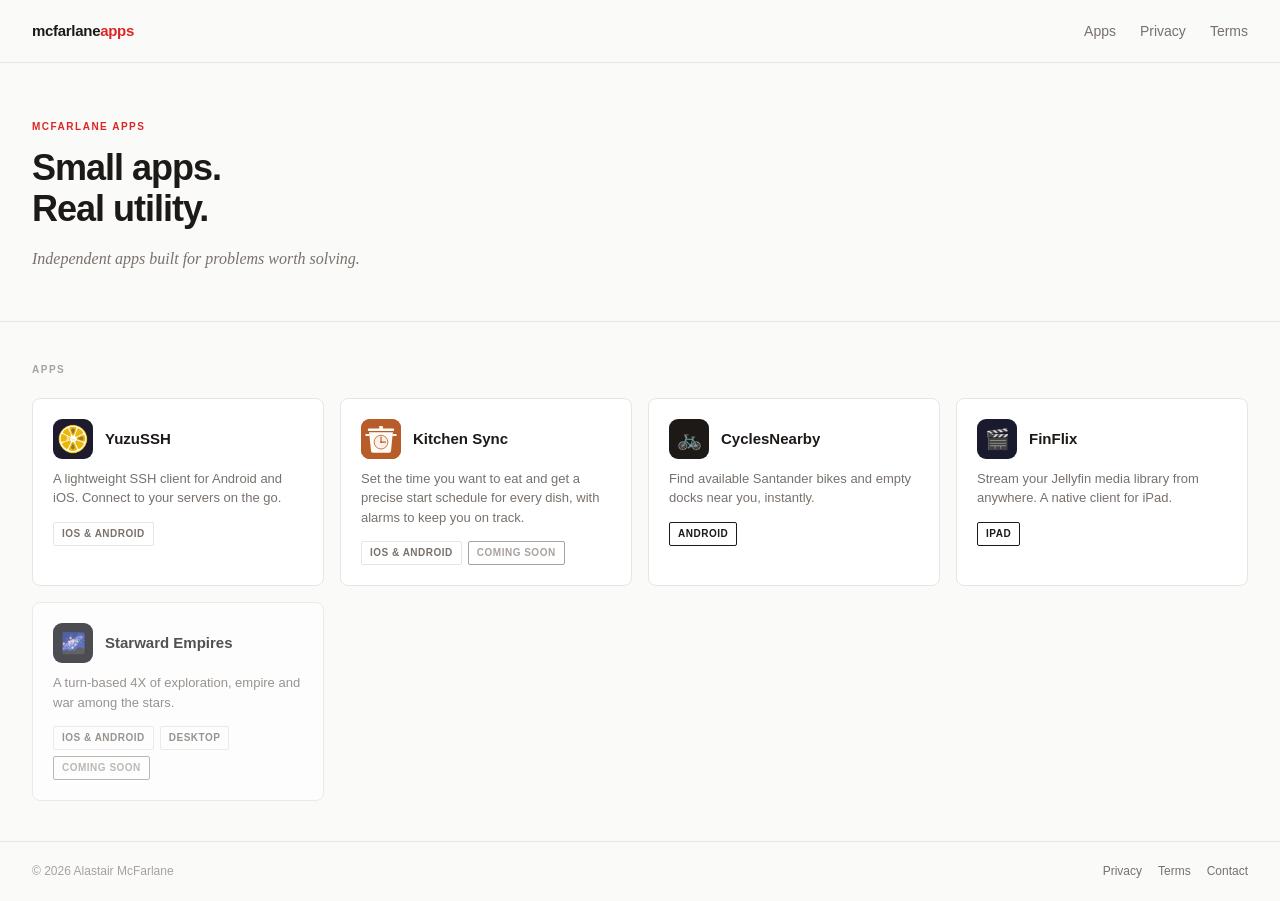
<file: index.html>
<!DOCTYPE html>
<html lang="en">
<head>
  <meta charset="UTF-8">
  <meta name="viewport" content="width=device-width, initial-scale=1.0">
  <meta name="description" content="McFarlane Apps — small apps built for real problems.">
  <title>McFarlane Apps</title>
  <meta property="og:type" content="website">
  <meta property="og:url" content="https://mcfarlaneapps.co.uk/">
  <meta property="og:title" content="McFarlane Apps">
  <meta property="og:description" content="Small apps built for real problems.">
  <meta property="og:image" content="https://mcfarlaneapps.co.uk/og-image.png">
  <meta name="twitter:card" content="summary_large_image">
  <link rel="icon" type="image/png" sizes="32x32" href="favicon-32.png">
  <link rel="icon" type="image/png" sizes="16x16" href="favicon-16.png">
  <link rel="icon" href="favicon.ico" sizes="any">
  <link rel="apple-touch-icon" href="apple-touch-icon.png">
  <link rel="stylesheet" href="style.css">
  <script type="application/ld+json">
{
  "@context": "https://schema.org",
  "@graph": [
    {
      "@type": "Organization",
      "@id": "https://mcfarlaneapps.co.uk/#org",
      "name": "McFarlane Apps",
      "url": "https://mcfarlaneapps.co.uk/",
      "logo": "https://mcfarlaneapps.co.uk/branding/icon-512.png",
      "founder": {
        "@type": "Person",
        "name": "Alastair McFarlane"
      },
      "email": "contact@mcfarlaneapps.co.uk"
    },
    {
      "@type": "WebSite",
      "@id": "https://mcfarlaneapps.co.uk/#website",
      "url": "https://mcfarlaneapps.co.uk/",
      "name": "McFarlane Apps",
      "publisher": {
        "@id": "https://mcfarlaneapps.co.uk/#org"
      },
      "description": "Small apps built for real problems."
    },
    {
      "@type": "ItemList",
      "itemListElement": [
        {
          "@type": "ListItem",
          "position": 1,
          "item": {
            "@type": "SoftwareApplication",
            "name": "YuzuSSH",
            "url": "https://mcfarlaneapps.co.uk/yuzussh/",
            "operatingSystem": "Android, iOS"
          }
        },
        {
          "@type": "ListItem",
          "position": 2,
          "item": {
            "@type": "SoftwareApplication",
            "name": "Kitchen Sync",
            "url": "https://kitchensync.mcfarlaneapps.co.uk/",
            "operatingSystem": "iOS, Android",
            "applicationCategory": "LifestyleApplication"
          }
        },
        {
          "@type": "ListItem",
          "position": 3,
          "item": {
            "@type": "SoftwareApplication",
            "name": "CyclesNearby",
            "url": "https://mcfarlaneapps.co.uk/cyclesnearby/",
            "operatingSystem": "Android"
          }
        },
        {
          "@type": "ListItem",
          "position": 4,
          "item": {
            "@type": "SoftwareApplication",
            "name": "FinFlix",
            "url": "https://mcfarlaneapps.co.uk/finflix/",
            "operatingSystem": "iOS"
          }
        },
        {
          "@type": "ListItem",
          "position": 5,
          "item": {
            "@type": "VideoGame",
            "name": "Starward Empires",
            "url": "https://mcfarlaneapps.co.uk/starward/",
            "operatingSystem": "Windows, macOS, Linux, iOS, Android",
            "applicationCategory": "GameApplication"
          }
        }
      ]
    }
  ]
}
  </script>
</head>
<body>
  <nav>
    <a href="index.html" class="brand">mcfarlane<span>apps</span></a>
    <ul class="nav-links">
      <li><a href="index.html#apps">Apps</a></li>
      <li><a href="privacy.html">Privacy</a></li>
      <li><a href="terms.html">Terms</a></li>
    </ul>
  </nav>

  <main>
    <section class="hero">
      <p class="eyebrow">McFarlane Apps</p>
      <h1>Small apps.<br>Real utility.</h1>
      <p class="subtitle">Independent apps built for problems worth solving.</p>
    </section>

    <section class="apps-section" id="apps">
      <p class="section-label">Apps</p>
      <div class="app-grid">

        <a href="yuzussh/index.html" class="app-card">
          <div class="app-card-header">
            <div class="app-icon" style="background:#1e1b2e;"><img src="yuzussh/assets/icon.webp" alt="" width="30" height="30"></div>
            <div class="app-name">YuzuSSH</div>
          </div>
          <p class="app-tagline">A lightweight SSH client for Android and iOS. Connect to your servers on the go.</p>
          <div class="badges">
            <span class="badge">iOS &amp; Android</span>
          </div>
        </a>

        <a href="https://kitchensync.mcfarlaneapps.co.uk/" class="app-card">
          <div class="app-card-header">
            <div class="app-icon" style="background:#B85C2A;"><img src="kitchensync/assets/icon.svg" alt="" width="40" height="40"></div>
            <div class="app-name">Kitchen Sync</div>
          </div>
          <p class="app-tagline">Set the time you want to eat and get a precise start schedule for every dish, with alarms to keep you on track.</p>
          <div class="badges">
            <span class="badge">iOS &amp; Android</span>
            <span class="badge badge-soon">Coming soon</span>
          </div>
        </a>

        <a href="cyclesnearby/index.html" class="app-card">
          <div class="app-card-header">
            <div class="app-icon">🚲</div>
            <div class="app-name">CyclesNearby</div>
          </div>
          <p class="app-tagline">Find available Santander bikes and empty docks near you, instantly.</p>
          <div class="badges">
            <span class="badge badge-dark">Android</span>
          </div>
        </a>

        <a href="finflix/index.html" class="app-card">
          <div class="app-card-header">
            <div class="app-icon" style="background:#1a1a2e;">🎬</div>
            <div class="app-name">FinFlix</div>
          </div>
          <p class="app-tagline">Stream your Jellyfin media library from anywhere. A native client for iPad.</p>
          <div class="badges">
            <span class="badge badge-dark">iPad</span>
          </div>
        </a>

        <div class="app-card app-card-disabled" aria-disabled="true">
          <div class="app-card-header">
            <div class="app-icon" style="background:#12141C;">🌌</div>
            <div class="app-name">Starward Empires</div>
          </div>
          <p class="app-tagline">A turn-based 4X of exploration, empire and war among the stars.</p>
          <div class="badges">
            <span class="badge">iOS &amp; Android</span>
            <span class="badge">Desktop</span>
            <span class="badge badge-soon">Coming soon</span>
          </div>
        </div>

      </div>
    </section>
  </main>

  <footer>
    <span>© 2026 Alastair McFarlane</span>
    <div class="footer-links">
      <a href="privacy.html">Privacy</a>
      <a href="terms.html">Terms</a>
      <a href="mailto:privacy@mcfarlaneapps.co.uk">Contact</a>
    </div>
  </footer>
</body>
</html>
</file>
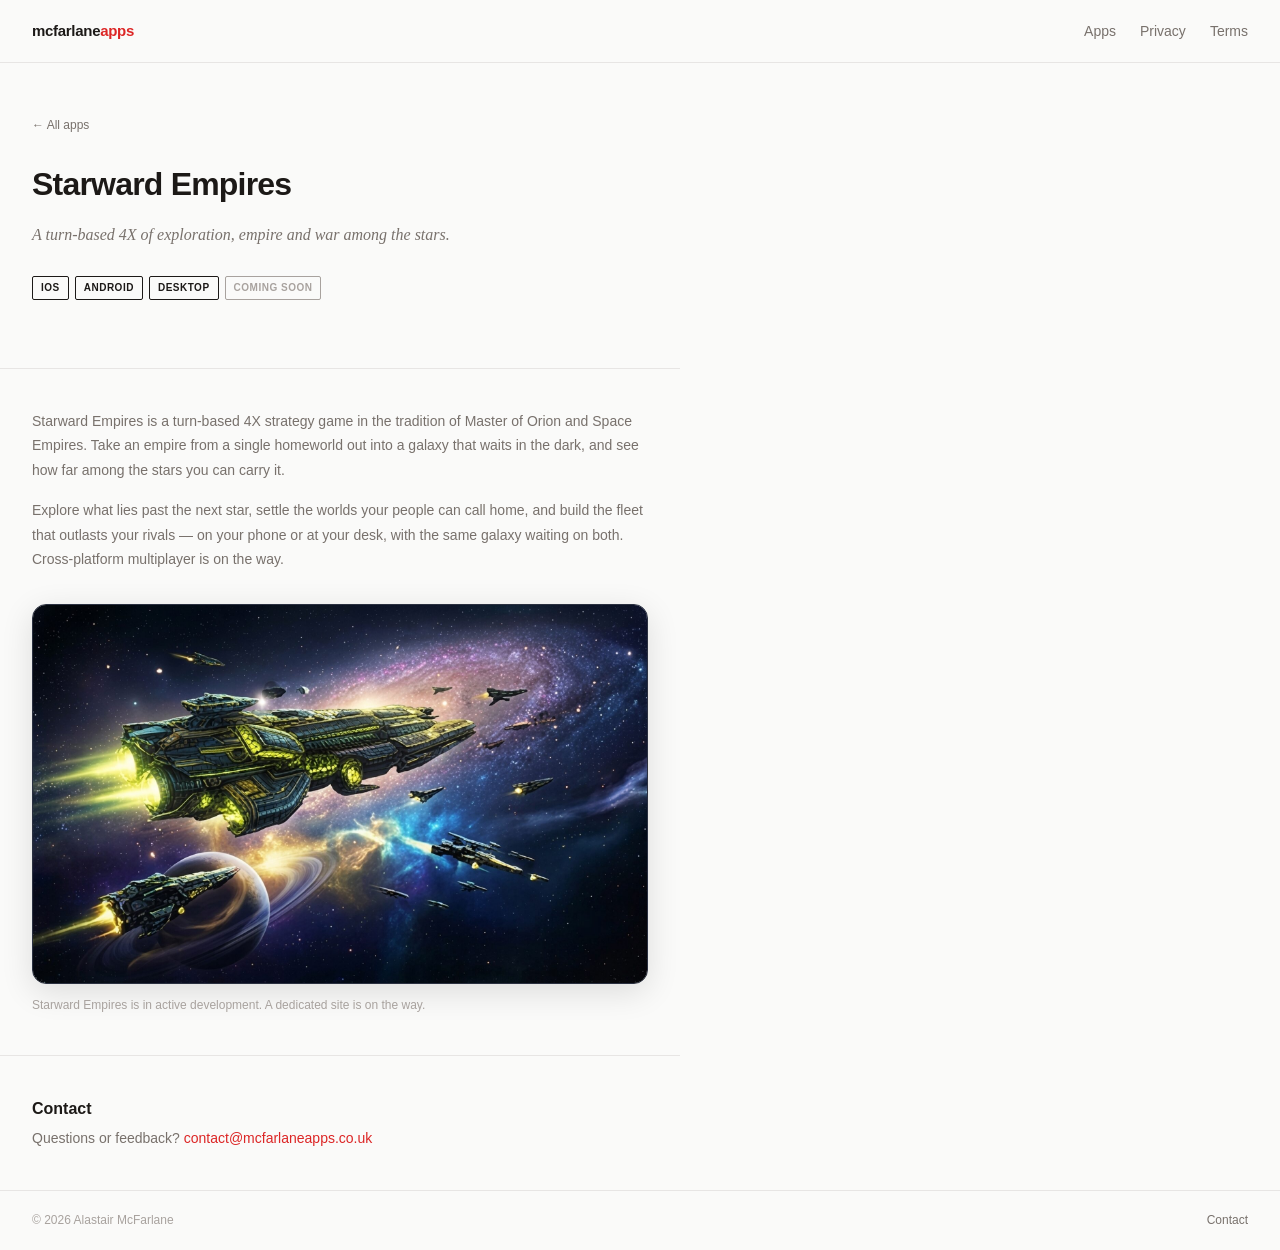
<file: starward/index.html>
<!DOCTYPE html>
<html lang="en">
<head>
  <meta charset="UTF-8">
  <meta name="viewport" content="width=device-width, initial-scale=1.0">
  <meta name="description" content="Starward Empires — a turn-based 4X strategy game in the tradition of Master of Orion and Space Empires. Explore a galaxy, colonise worlds, command a fleet.">
  <title>Starward Empires — McFarlane Apps</title>
  <meta property="og:type" content="website">
  <meta property="og:url" content="https://mcfarlaneapps.co.uk/starward/">
  <meta property="og:title" content="Starward Empires — McFarlane Apps">
  <meta property="og:description" content="A turn-based 4X strategy game in the tradition of Master of Orion and Space Empires. Explore a galaxy, colonise worlds, command a fleet.">
  <meta property="og:image" content="https://mcfarlaneapps.co.uk/og-image.png">
  <meta name="twitter:card" content="summary_large_image">
  <link rel="icon" type="image/png" sizes="32x32" href="../favicon-32.png">
  <link rel="icon" type="image/png" sizes="16x16" href="../favicon-16.png">
  <link rel="icon" href="../favicon.ico" sizes="any">
  <link rel="apple-touch-icon" href="../apple-touch-icon.png">
  <link rel="stylesheet" href="../style.css">
  <script type="application/ld+json">
{
  "@context": "https://schema.org",
  "@type": "VideoGame",
  "name": "Starward Empires",
  "description": "A turn-based 4X strategy game in the tradition of Master of Orion and Space Empires. Explore a galaxy, colonise worlds, and command a fleet across mobile and desktop.",
  "applicationCategory": "GameApplication",
  "operatingSystem": "Windows, macOS, Linux, iOS, Android",
  "gamePlatform": ["PC", "iOS", "Android"],
  "genre": "4X strategy",
  "url": "https://mcfarlaneapps.co.uk/starward/",
  "author": { "@id": "https://mcfarlaneapps.co.uk/#org", "@type": "Organization", "name": "McFarlane Apps" },
  "image": "https://mcfarlaneapps.co.uk/og-image.png"
}
  </script>
</head>
<body>
  <nav>
    <a href="../index.html" class="brand">mcfarlane<span>apps</span></a>
    <ul class="nav-links">
      <li><a href="../index.html#apps">Apps</a></li>
      <li><a href="../privacy.html">Privacy</a></li>
      <li><a href="../terms.html">Terms</a></li>
    </ul>
  </nav>

  <main>
    <div class="app-hero">
      <a href="../index.html" class="back">← All apps</a>
      <h1>Starward Empires</h1>
      <p class="tagline">A turn-based 4X of exploration, empire and war among the stars.</p>
      <div class="platform-badges badges" style="margin-bottom: 28px;">
        <span class="badge badge-dark">iOS</span>
        <span class="badge badge-dark">Android</span>
        <span class="badge badge-dark">Desktop</span>
        <span class="badge badge-soon">Coming soon</span>
      </div>
    </div>

    <div class="app-content">
      <p style="font-size:14px;color:var(--muted);line-height:1.75;margin-bottom:16px;">
        Starward Empires is a turn-based 4X strategy game in the tradition of Master of Orion and
        Space Empires. Take an empire from a single homeworld out into a galaxy that waits in the
        dark, and see how far among the stars you can carry it.
      </p>
      <p style="font-size:14px;color:var(--muted);line-height:1.75;margin-bottom:32px;">
        Explore what lies past the next star, settle the worlds your people can call home, and build
        the fleet that outlasts your rivals — on your phone or at your desk, with the same galaxy
        waiting on both. Cross-platform multiplayer is on the way.
      </p>
      <img src="assets/keyart.jpg" alt="A war fleet under way past a ringed world, against the galaxy."
           style="width:100%;height:auto;display:block;border-radius:14px;border:1px solid #2A3040;box-shadow:0 8px 32px rgba(0,0,0,0.12);">
      <p style="font-size:12px;color:var(--subtle);line-height:1.6;margin-top:12px;">Starward Empires is in active development. A dedicated site is on the way.</p>
    </div>

    <div class="contact-section">
      <h2>Contact</h2>
      <p>Questions or feedback? <a href="mailto:contact@mcfarlaneapps.co.uk">contact@mcfarlaneapps.co.uk</a></p>
    </div>
  </main>

  <footer>
    <span>© 2026 Alastair McFarlane</span>
    <div class="footer-links">
      <a href="mailto:contact@mcfarlaneapps.co.uk">Contact</a>
    </div>
  </footer>
</body>
</html>
</file>
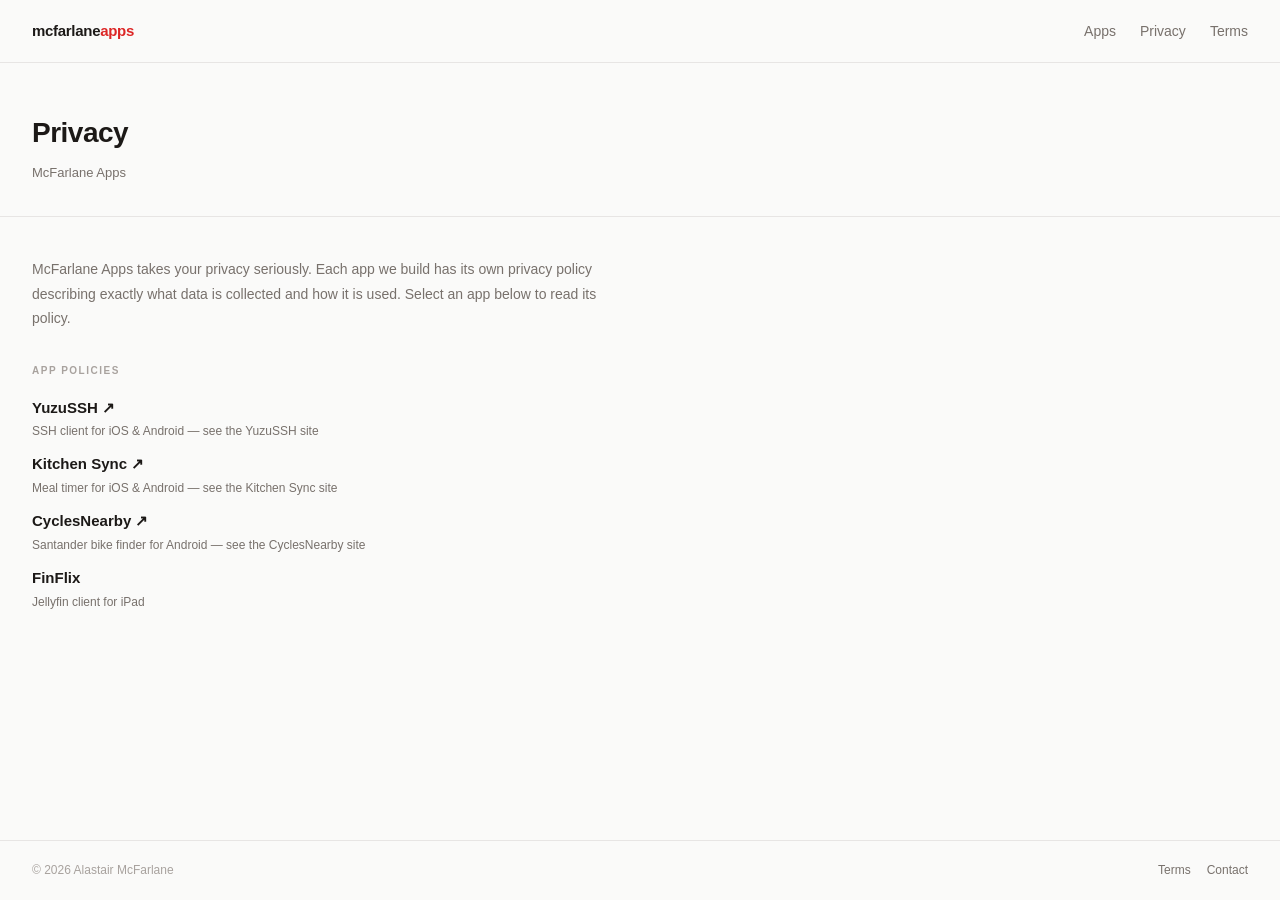
<file: privacy.html>
<!DOCTYPE html>
<html lang="en">
<head>
  <meta charset="UTF-8">
  <meta name="viewport" content="width=device-width, initial-scale=1.0">
  <title>Privacy — McFarlane Apps</title>
  <meta property="og:type" content="website">
  <meta property="og:url" content="https://mcfarlaneapps.co.uk/privacy.html">
  <meta property="og:title" content="Privacy — McFarlane Apps">
  <meta property="og:description" content="Privacy policies for McFarlane Apps.">
  <meta property="og:image" content="https://mcfarlaneapps.co.uk/og-image.png">
  <meta name="twitter:card" content="summary_large_image">
  <link rel="icon" type="image/png" sizes="32x32" href="favicon-32.png">
  <link rel="icon" type="image/png" sizes="16x16" href="favicon-16.png">
  <link rel="icon" href="favicon.ico" sizes="any">
  <link rel="apple-touch-icon" href="apple-touch-icon.png">
  <link rel="stylesheet" href="style.css">
</head>
<body>
  <nav>
    <a href="index.html" class="brand">mcfarlane<span>apps</span></a>
    <ul class="nav-links">
      <li><a href="index.html#apps">Apps</a></li>
      <li><a href="privacy.html">Privacy</a></li>
      <li><a href="terms.html">Terms</a></li>
    </ul>
  </nav>

  <main>
    <div class="legal-hero">
      <h1>Privacy</h1>
      <p class="meta">McFarlane Apps</p>
    </div>

    <div class="hub-section">
      <p style="font-size:14px;color:var(--muted);line-height:1.75;margin-bottom:32px;">
        McFarlane Apps takes your privacy seriously. Each app we build has its own privacy policy
        describing exactly what data is collected and how it is used. Select an app below to read
        its policy.
      </p>

      <h2>App Policies</h2>
      <ul class="app-policy-list">
        <li>
          <a href="https://yuzussh.mcfarlaneapps.co.uk/privacy.html" target="_blank" rel="noopener noreferrer">YuzuSSH ↗</a>
          <span>SSH client for iOS &amp; Android — see the YuzuSSH site</span>
        </li>
        <li>
          <a href="https://kitchensync.mcfarlaneapps.co.uk/privacy.html" target="_blank" rel="noopener noreferrer">Kitchen Sync ↗</a>
          <span>Meal timer for iOS &amp; Android — see the Kitchen Sync site</span>
        </li>
        <li>
          <a href="https://cyclesnearby.mcfarlaneapps.co.uk/privacy.html" target="_blank" rel="noopener noreferrer">CyclesNearby ↗</a>
          <span>Santander bike finder for Android — see the CyclesNearby site</span>
        </li>
        <li>
          <a href="finflix/privacy.html">FinFlix</a>
          <span>Jellyfin client for iPad</span>
        </li>
      </ul>
    </div>
  </main>

  <footer>
    <span>© 2026 Alastair McFarlane</span>
    <div class="footer-links">
      <a href="terms.html">Terms</a>
      <a href="mailto:privacy@mcfarlaneapps.co.uk">Contact</a>
    </div>
  </footer>
</body>
</html>
</file>
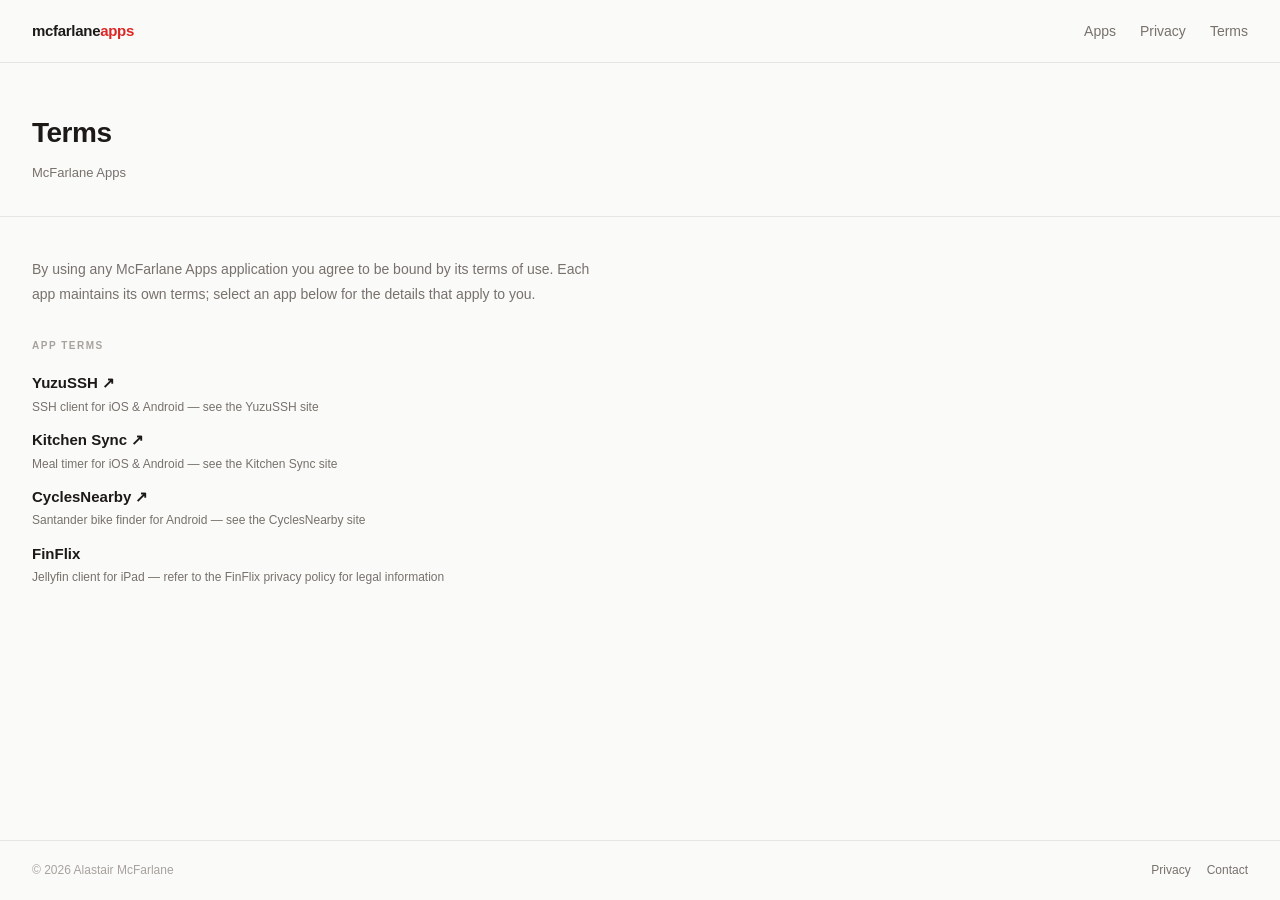
<file: terms.html>
<!DOCTYPE html>
<html lang="en">
<head>
  <meta charset="UTF-8">
  <meta name="viewport" content="width=device-width, initial-scale=1.0">
  <title>Terms — McFarlane Apps</title>
  <meta property="og:type" content="website">
  <meta property="og:url" content="https://mcfarlaneapps.co.uk/terms.html">
  <meta property="og:title" content="Terms — McFarlane Apps">
  <meta property="og:description" content="Terms of use for McFarlane Apps.">
  <meta property="og:image" content="https://mcfarlaneapps.co.uk/og-image.png">
  <meta name="twitter:card" content="summary_large_image">
  <link rel="icon" type="image/png" sizes="32x32" href="favicon-32.png">
  <link rel="icon" type="image/png" sizes="16x16" href="favicon-16.png">
  <link rel="icon" href="favicon.ico" sizes="any">
  <link rel="apple-touch-icon" href="apple-touch-icon.png">
  <link rel="stylesheet" href="style.css">
</head>
<body>
  <nav>
    <a href="index.html" class="brand">mcfarlane<span>apps</span></a>
    <ul class="nav-links">
      <li><a href="index.html#apps">Apps</a></li>
      <li><a href="privacy.html">Privacy</a></li>
      <li><a href="terms.html">Terms</a></li>
    </ul>
  </nav>

  <main>
    <div class="legal-hero">
      <h1>Terms</h1>
      <p class="meta">McFarlane Apps</p>
    </div>

    <div class="hub-section">
      <p style="font-size:14px;color:var(--muted);line-height:1.75;margin-bottom:32px;">
        By using any McFarlane Apps application you agree to be bound by its terms of use.
        Each app maintains its own terms; select an app below for the details that apply to you.
      </p>

      <h2>App Terms</h2>
      <ul class="app-policy-list">
        <li>
          <a href="https://yuzussh.mcfarlaneapps.co.uk/terms.html" target="_blank" rel="noopener noreferrer">YuzuSSH ↗</a>
          <span>SSH client for iOS &amp; Android — see the YuzuSSH site</span>
        </li>
        <li>
          <a href="https://kitchensync.mcfarlaneapps.co.uk/terms.html" target="_blank" rel="noopener noreferrer">Kitchen Sync ↗</a>
          <span>Meal timer for iOS &amp; Android — see the Kitchen Sync site</span>
        </li>
        <li>
          <a href="https://cyclesnearby.mcfarlaneapps.co.uk/terms.html" target="_blank" rel="noopener noreferrer">CyclesNearby ↗</a>
          <span>Santander bike finder for Android — see the CyclesNearby site</span>
        </li>
        <li>
          <a href="finflix/privacy.html">FinFlix</a>
          <span>Jellyfin client for iPad — refer to the FinFlix privacy policy for legal information</span>
        </li>
      </ul>
    </div>
  </main>

  <footer>
    <span>© 2026 Alastair McFarlane</span>
    <div class="footer-links">
      <a href="privacy.html">Privacy</a>
      <a href="mailto:privacy@mcfarlaneapps.co.uk">Contact</a>
    </div>
  </footer>
</body>
</html>
</file>
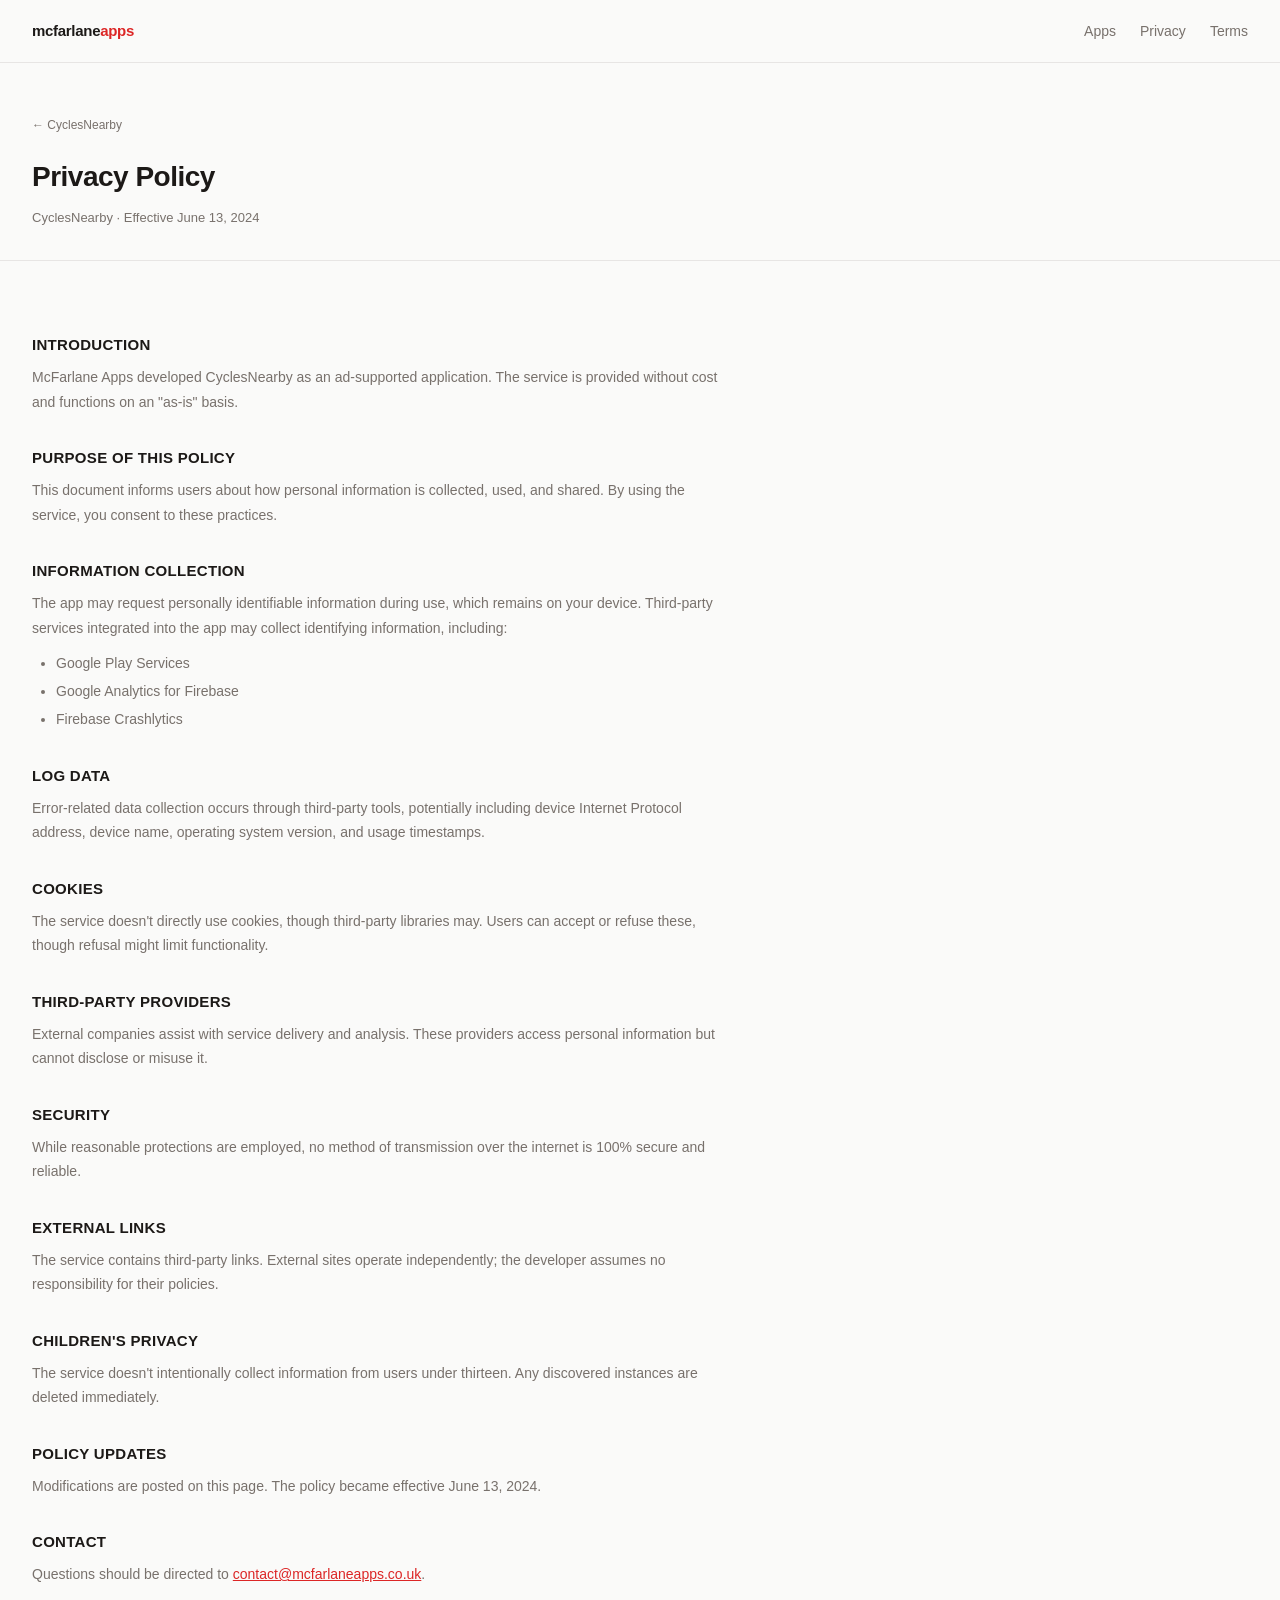
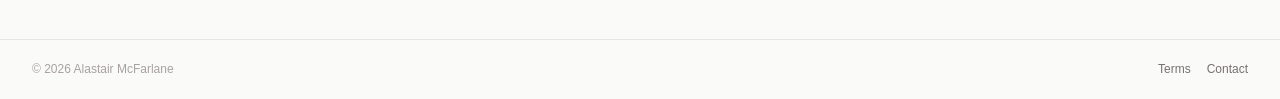
<file: cyclesnearby/privacy.html>
<!DOCTYPE html>
<html lang="en">
<head>
  <meta charset="UTF-8">
  <meta name="viewport" content="width=device-width, initial-scale=1.0">
  <title>CyclesNearby Privacy Policy — McFarlane Apps</title>
  <meta property="og:type" content="website">
  <meta property="og:url" content="https://mcfarlaneapps.co.uk/cyclesnearby/privacy.html">
  <meta property="og:title" content="CyclesNearby Privacy — McFarlane Apps">
  <meta property="og:description" content="Privacy policy for CyclesNearby.">
  <meta property="og:image" content="https://mcfarlaneapps.co.uk/og-image.png">
  <meta name="twitter:card" content="summary_large_image">
  <link rel="icon" type="image/png" sizes="32x32" href="../favicon-32.png">
  <link rel="icon" type="image/png" sizes="16x16" href="../favicon-16.png">
  <link rel="icon" href="../favicon.ico" sizes="any">
  <link rel="apple-touch-icon" href="../apple-touch-icon.png">
  <link rel="stylesheet" href="../style.css">
</head>
<body>
  <nav>
    <a href="../index.html" class="brand">mcfarlane<span>apps</span></a>
    <ul class="nav-links">
      <li><a href="../index.html#apps">Apps</a></li>
      <li><a href="../privacy.html">Privacy</a></li>
      <li><a href="../terms.html">Terms</a></li>
    </ul>
  </nav>

  <main>
    <div class="legal-hero">
      <a href="index.html" class="back">← CyclesNearby</a>
      <h1>Privacy Policy</h1>
      <p class="meta">CyclesNearby &middot; Effective June 13, 2024</p>
    </div>

    <div class="legal-content">
      <h2>Introduction</h2>
      <p>McFarlane Apps developed CyclesNearby as an ad-supported application. The service is provided without cost and functions on an "as-is" basis.</p>

      <h2>Purpose of This Policy</h2>
      <p>This document informs users about how personal information is collected, used, and shared. By using the service, you consent to these practices.</p>

      <h2>Information Collection</h2>
      <p>The app may request personally identifiable information during use, which remains on your device. Third-party services integrated into the app may collect identifying information, including:</p>
      <ul>
        <li>Google Play Services</li>
        <li>Google Analytics for Firebase</li>
        <li>Firebase Crashlytics</li>
      </ul>

      <h2>Log Data</h2>
      <p>Error-related data collection occurs through third-party tools, potentially including device Internet Protocol address, device name, operating system version, and usage timestamps.</p>

      <h2>Cookies</h2>
      <p>The service doesn't directly use cookies, though third-party libraries may. Users can accept or refuse these, though refusal might limit functionality.</p>

      <h2>Third-Party Providers</h2>
      <p>External companies assist with service delivery and analysis. These providers access personal information but cannot disclose or misuse it.</p>

      <h2>Security</h2>
      <p>While reasonable protections are employed, no method of transmission over the internet is 100% secure and reliable.</p>

      <h2>External Links</h2>
      <p>The service contains third-party links. External sites operate independently; the developer assumes no responsibility for their policies.</p>

      <h2>Children's Privacy</h2>
      <p>The service doesn't intentionally collect information from users under thirteen. Any discovered instances are deleted immediately.</p>

      <h2>Policy Updates</h2>
      <p>Modifications are posted on this page. The policy became effective June 13, 2024.</p>

      <h2>Contact</h2>
      <p>Questions should be directed to <a href="mailto:contact@mcfarlaneapps.co.uk" style="color:var(--accent);">contact@mcfarlaneapps.co.uk</a>.</p>
    </div>
  </main>

  <footer>
    <span>© 2026 Alastair McFarlane</span>
    <div class="footer-links">
      <a href="terms.html">Terms</a>
      <a href="mailto:contact@mcfarlaneapps.co.uk">Contact</a>
    </div>
  </footer>
</body>
</html>
</file>
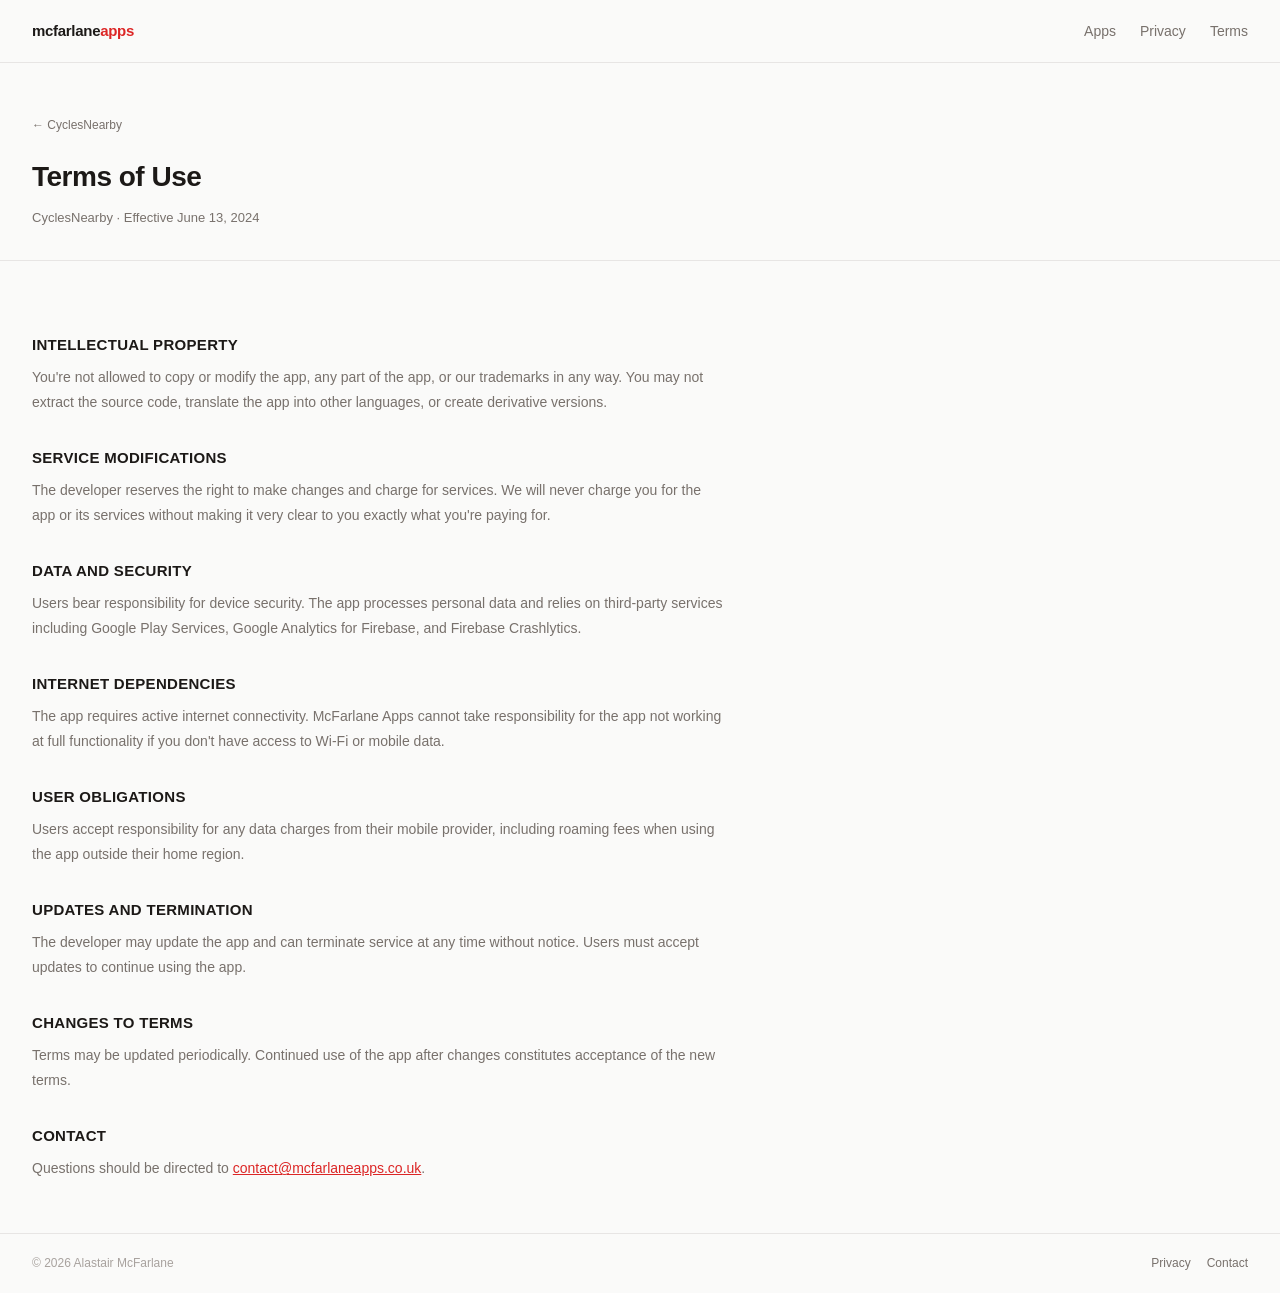
<file: cyclesnearby/terms.html>
<!DOCTYPE html>
<html lang="en">
<head>
  <meta charset="UTF-8">
  <meta name="viewport" content="width=device-width, initial-scale=1.0">
  <title>CyclesNearby Terms of Use — McFarlane Apps</title>
  <meta property="og:type" content="website">
  <meta property="og:url" content="https://mcfarlaneapps.co.uk/cyclesnearby/terms.html">
  <meta property="og:title" content="CyclesNearby Terms — McFarlane Apps">
  <meta property="og:description" content="Terms of use for CyclesNearby.">
  <meta property="og:image" content="https://mcfarlaneapps.co.uk/og-image.png">
  <meta name="twitter:card" content="summary_large_image">
  <link rel="icon" type="image/png" sizes="32x32" href="../favicon-32.png">
  <link rel="icon" type="image/png" sizes="16x16" href="../favicon-16.png">
  <link rel="icon" href="../favicon.ico" sizes="any">
  <link rel="apple-touch-icon" href="../apple-touch-icon.png">
  <link rel="stylesheet" href="../style.css">
</head>
<body>
  <nav>
    <a href="../index.html" class="brand">mcfarlane<span>apps</span></a>
    <ul class="nav-links">
      <li><a href="../index.html#apps">Apps</a></li>
      <li><a href="../privacy.html">Privacy</a></li>
      <li><a href="../terms.html">Terms</a></li>
    </ul>
  </nav>

  <main>
    <div class="legal-hero">
      <a href="index.html" class="back">← CyclesNearby</a>
      <h1>Terms of Use</h1>
      <p class="meta">CyclesNearby &middot; Effective June 13, 2024</p>
    </div>

    <div class="legal-content">
      <h2>Intellectual Property</h2>
      <p>You're not allowed to copy or modify the app, any part of the app, or our trademarks in any way. You may not extract the source code, translate the app into other languages, or create derivative versions.</p>

      <h2>Service Modifications</h2>
      <p>The developer reserves the right to make changes and charge for services. We will never charge you for the app or its services without making it very clear to you exactly what you're paying for.</p>

      <h2>Data and Security</h2>
      <p>Users bear responsibility for device security. The app processes personal data and relies on third-party services including Google Play Services, Google Analytics for Firebase, and Firebase Crashlytics.</p>

      <h2>Internet Dependencies</h2>
      <p>The app requires active internet connectivity. McFarlane Apps cannot take responsibility for the app not working at full functionality if you don't have access to Wi-Fi or mobile data.</p>

      <h2>User Obligations</h2>
      <p>Users accept responsibility for any data charges from their mobile provider, including roaming fees when using the app outside their home region.</p>

      <h2>Updates and Termination</h2>
      <p>The developer may update the app and can terminate service at any time without notice. Users must accept updates to continue using the app.</p>

      <h2>Changes to Terms</h2>
      <p>Terms may be updated periodically. Continued use of the app after changes constitutes acceptance of the new terms.</p>

      <h2>Contact</h2>
      <p>Questions should be directed to <a href="mailto:contact@mcfarlaneapps.co.uk" style="color:var(--accent);">contact@mcfarlaneapps.co.uk</a>.</p>
    </div>
  </main>

  <footer>
    <span>© 2026 Alastair McFarlane</span>
    <div class="footer-links">
      <a href="privacy.html">Privacy</a>
      <a href="mailto:contact@mcfarlaneapps.co.uk">Contact</a>
    </div>
  </footer>
</body>
</html>
</file>
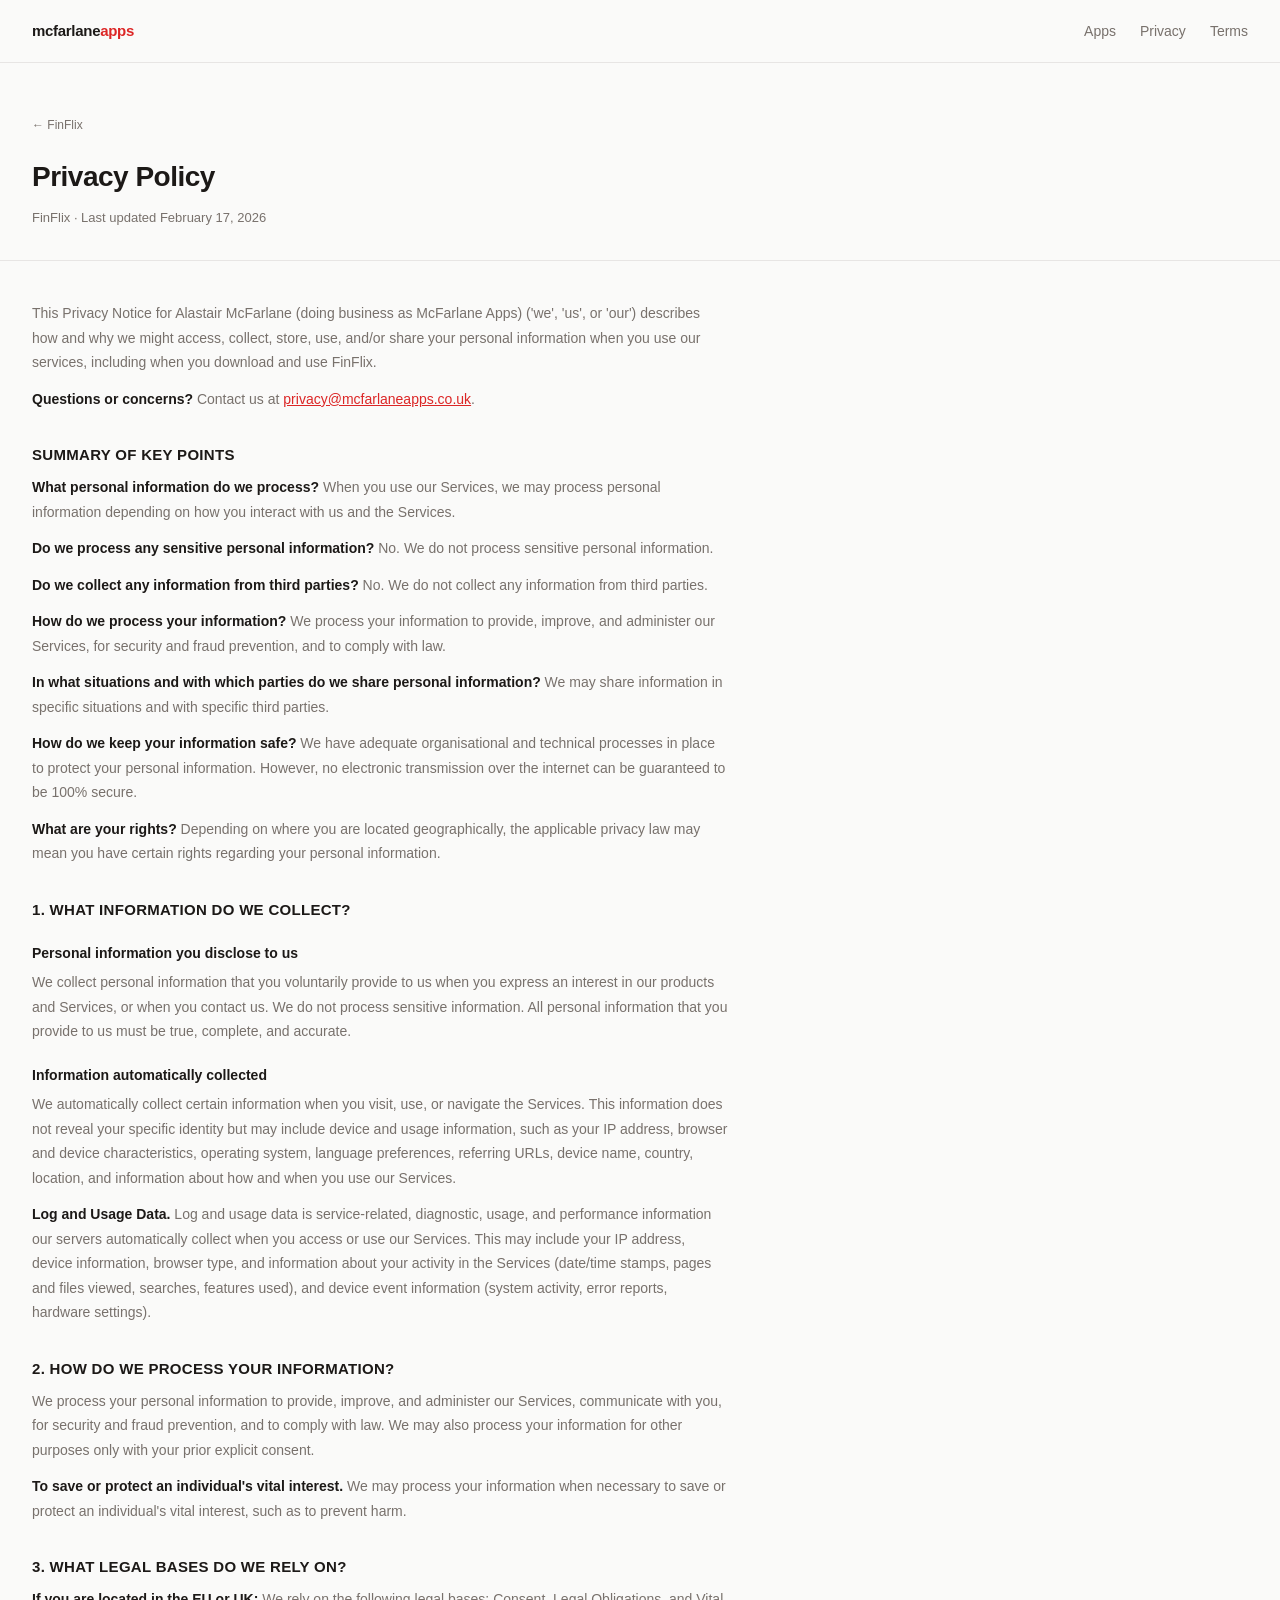
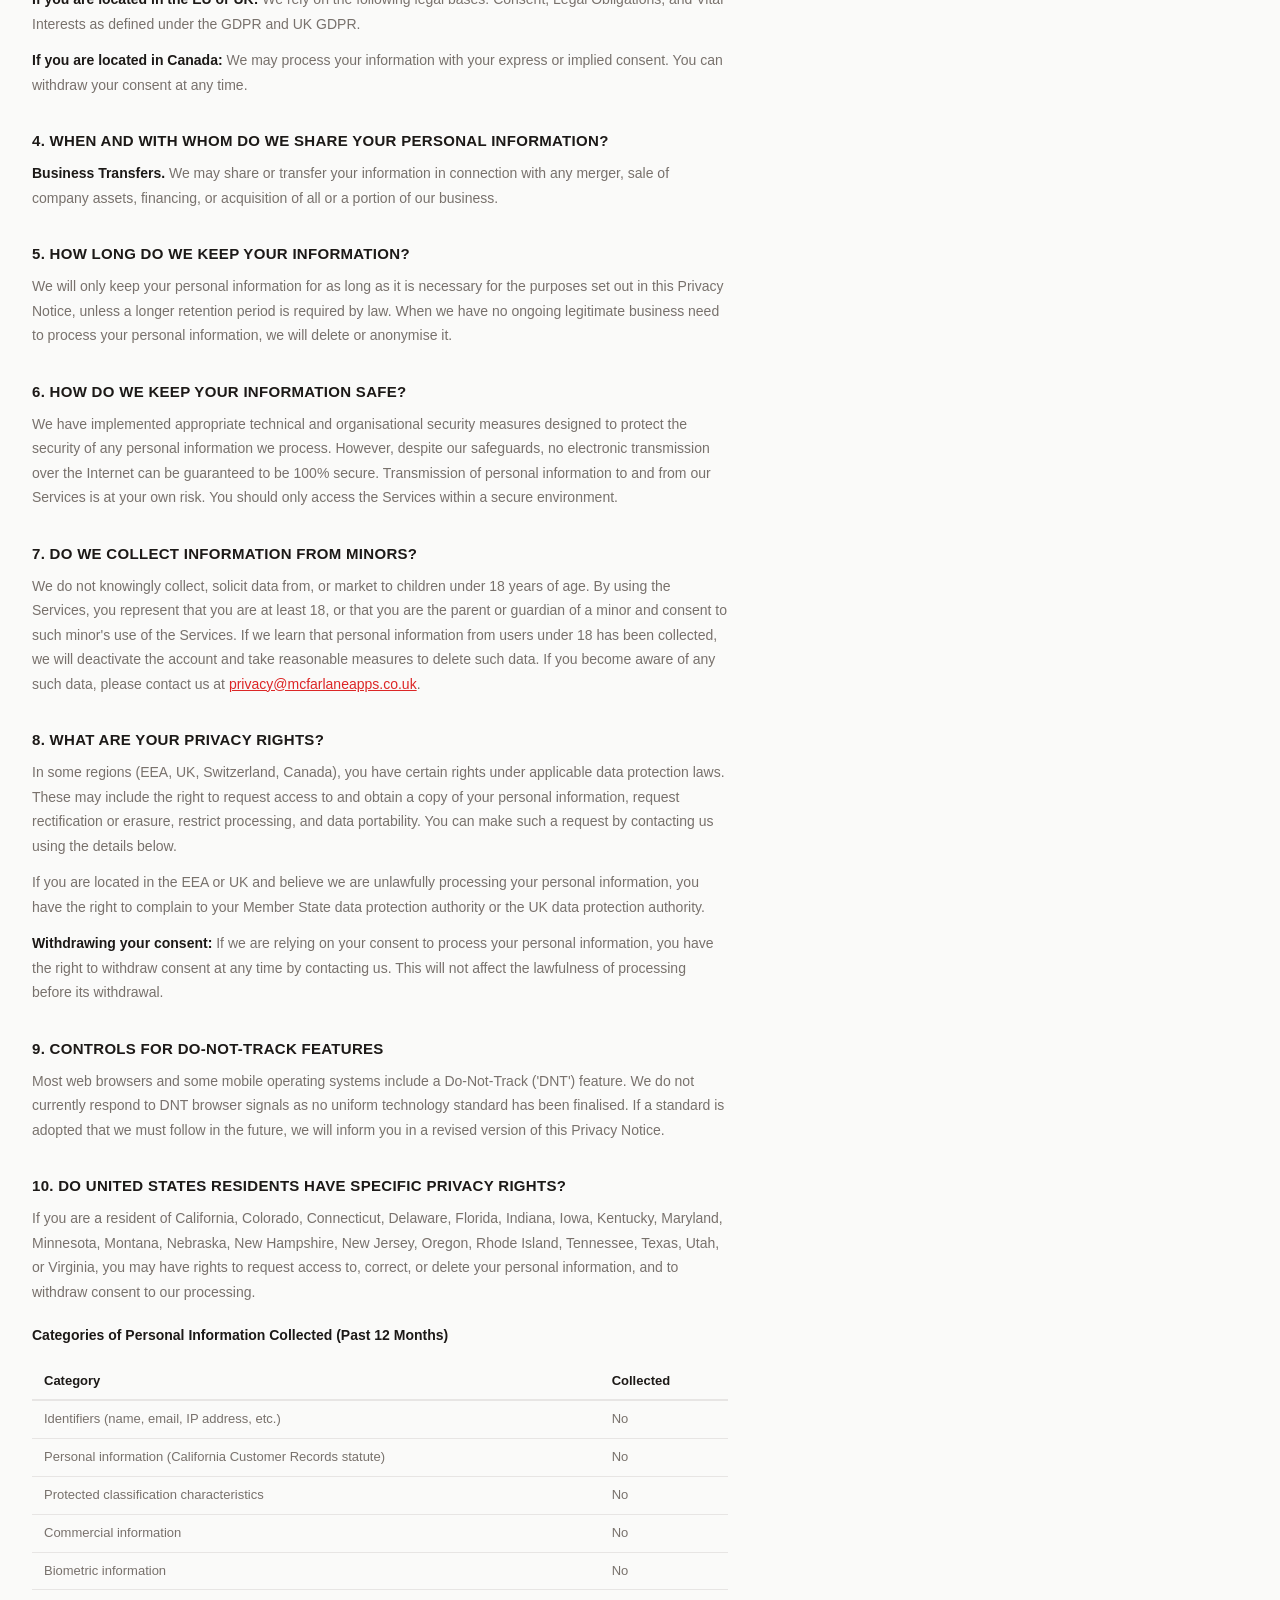
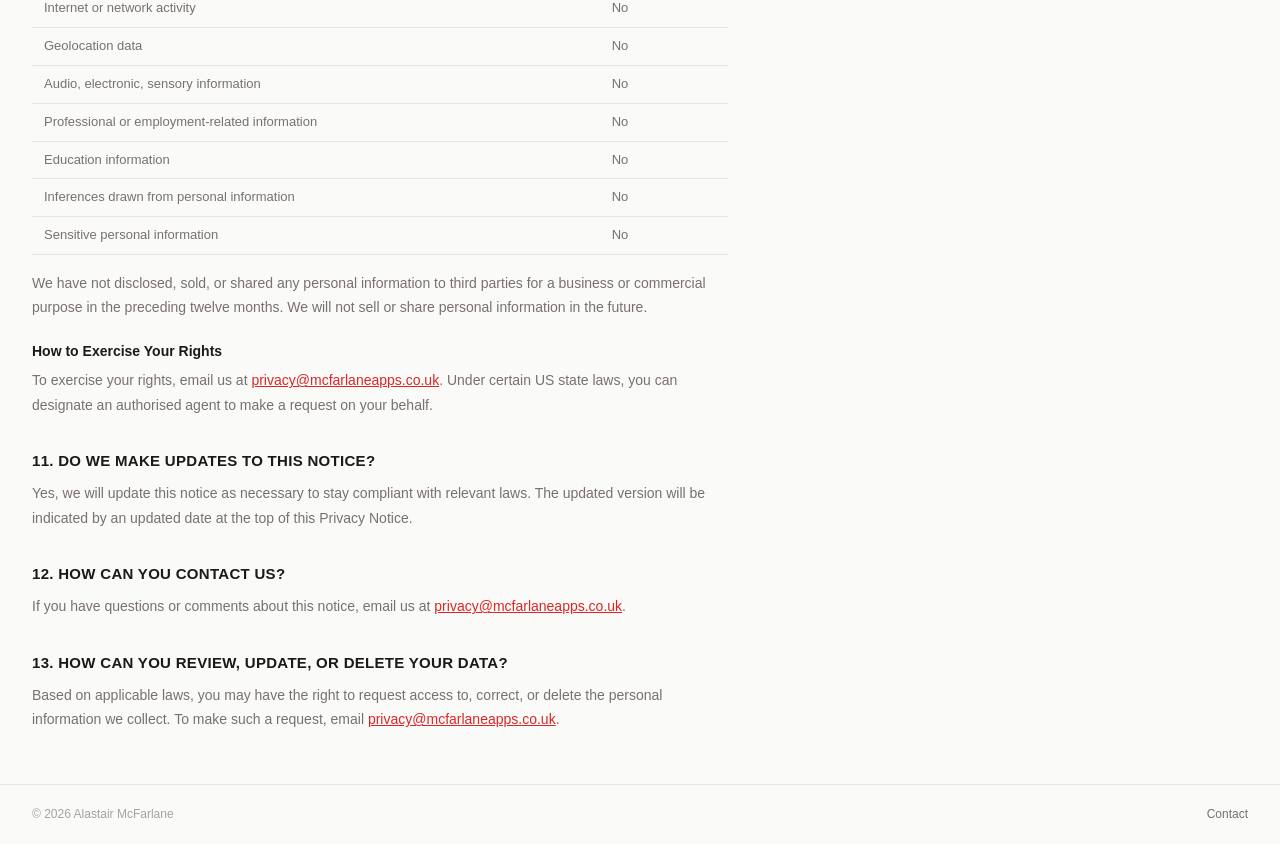
<file: finflix/privacy.html>
<!DOCTYPE html>
<html lang="en">
<head>
  <meta charset="UTF-8">
  <meta name="viewport" content="width=device-width, initial-scale=1.0">
  <title>FinFlix Privacy Policy — McFarlane Apps</title>
  <meta property="og:type" content="website">
  <meta property="og:url" content="https://mcfarlaneapps.co.uk/finflix/privacy.html">
  <meta property="og:title" content="FinFlix Privacy — McFarlane Apps">
  <meta property="og:description" content="Privacy policy for FinFlix.">
  <meta property="og:image" content="https://mcfarlaneapps.co.uk/og-image.png">
  <meta name="twitter:card" content="summary_large_image">
  <link rel="icon" type="image/png" sizes="32x32" href="../favicon-32.png">
  <link rel="icon" type="image/png" sizes="16x16" href="../favicon-16.png">
  <link rel="icon" href="../favicon.ico" sizes="any">
  <link rel="apple-touch-icon" href="../apple-touch-icon.png">
  <link rel="stylesheet" href="../style.css">
</head>
<body>
  <nav>
    <a href="../index.html" class="brand">mcfarlane<span>apps</span></a>
    <ul class="nav-links">
      <li><a href="../index.html#apps">Apps</a></li>
      <li><a href="../privacy.html">Privacy</a></li>
      <li><a href="../terms.html">Terms</a></li>
    </ul>
  </nav>

  <main>
    <div class="legal-hero">
      <a href="index.html" class="back">← FinFlix</a>
      <h1>Privacy Policy</h1>
      <p class="meta">FinFlix &middot; Last updated February 17, 2026</p>
    </div>

    <div class="legal-content">
      <p>This Privacy Notice for Alastair McFarlane (doing business as McFarlane Apps) ('we', 'us', or 'our') describes how and why we might access, collect, store, use, and/or share your personal information when you use our services, including when you download and use FinFlix.</p>
      <p><strong>Questions or concerns?</strong> Contact us at <a href="mailto:privacy@mcfarlaneapps.co.uk" style="color:var(--accent);">privacy@mcfarlaneapps.co.uk</a>.</p>

      <h2>Summary of Key Points</h2>
      <p><strong>What personal information do we process?</strong> When you use our Services, we may process personal information depending on how you interact with us and the Services.</p>
      <p><strong>Do we process any sensitive personal information?</strong> No. We do not process sensitive personal information.</p>
      <p><strong>Do we collect any information from third parties?</strong> No. We do not collect any information from third parties.</p>
      <p><strong>How do we process your information?</strong> We process your information to provide, improve, and administer our Services, for security and fraud prevention, and to comply with law.</p>
      <p><strong>In what situations and with which parties do we share personal information?</strong> We may share information in specific situations and with specific third parties.</p>
      <p><strong>How do we keep your information safe?</strong> We have adequate organisational and technical processes in place to protect your personal information. However, no electronic transmission over the internet can be guaranteed to be 100% secure.</p>
      <p><strong>What are your rights?</strong> Depending on where you are located geographically, the applicable privacy law may mean you have certain rights regarding your personal information.</p>

      <h2>1. What Information Do We Collect?</h2>
      <h3>Personal information you disclose to us</h3>
      <p>We collect personal information that you voluntarily provide to us when you express an interest in our products and Services, or when you contact us. We do not process sensitive information. All personal information that you provide to us must be true, complete, and accurate.</p>

      <h3>Information automatically collected</h3>
      <p>We automatically collect certain information when you visit, use, or navigate the Services. This information does not reveal your specific identity but may include device and usage information, such as your IP address, browser and device characteristics, operating system, language preferences, referring URLs, device name, country, location, and information about how and when you use our Services.</p>
      <p><strong>Log and Usage Data.</strong> Log and usage data is service-related, diagnostic, usage, and performance information our servers automatically collect when you access or use our Services. This may include your IP address, device information, browser type, and information about your activity in the Services (date/time stamps, pages and files viewed, searches, features used), and device event information (system activity, error reports, hardware settings).</p>

      <h2>2. How Do We Process Your Information?</h2>
      <p>We process your personal information to provide, improve, and administer our Services, communicate with you, for security and fraud prevention, and to comply with law. We may also process your information for other purposes only with your prior explicit consent.</p>
      <p><strong>To save or protect an individual's vital interest.</strong> We may process your information when necessary to save or protect an individual's vital interest, such as to prevent harm.</p>

      <h2>3. What Legal Bases Do We Rely On?</h2>
      <p><strong>If you are located in the EU or UK:</strong> We rely on the following legal bases: Consent, Legal Obligations, and Vital Interests as defined under the GDPR and UK GDPR.</p>
      <p><strong>If you are located in Canada:</strong> We may process your information with your express or implied consent. You can withdraw your consent at any time.</p>

      <h2>4. When and With Whom Do We Share Your Personal Information?</h2>
      <p><strong>Business Transfers.</strong> We may share or transfer your information in connection with any merger, sale of company assets, financing, or acquisition of all or a portion of our business.</p>

      <h2>5. How Long Do We Keep Your Information?</h2>
      <p>We will only keep your personal information for as long as it is necessary for the purposes set out in this Privacy Notice, unless a longer retention period is required by law. When we have no ongoing legitimate business need to process your personal information, we will delete or anonymise it.</p>

      <h2>6. How Do We Keep Your Information Safe?</h2>
      <p>We have implemented appropriate technical and organisational security measures designed to protect the security of any personal information we process. However, despite our safeguards, no electronic transmission over the Internet can be guaranteed to be 100% secure. Transmission of personal information to and from our Services is at your own risk. You should only access the Services within a secure environment.</p>

      <h2>7. Do We Collect Information From Minors?</h2>
      <p>We do not knowingly collect, solicit data from, or market to children under 18 years of age. By using the Services, you represent that you are at least 18, or that you are the parent or guardian of a minor and consent to such minor's use of the Services. If we learn that personal information from users under 18 has been collected, we will deactivate the account and take reasonable measures to delete such data. If you become aware of any such data, please contact us at <a href="mailto:privacy@mcfarlaneapps.co.uk" style="color:var(--accent);">privacy@mcfarlaneapps.co.uk</a>.</p>

      <h2>8. What Are Your Privacy Rights?</h2>
      <p>In some regions (EEA, UK, Switzerland, Canada), you have certain rights under applicable data protection laws. These may include the right to request access to and obtain a copy of your personal information, request rectification or erasure, restrict processing, and data portability. You can make such a request by contacting us using the details below.</p>
      <p>If you are located in the EEA or UK and believe we are unlawfully processing your personal information, you have the right to complain to your Member State data protection authority or the UK data protection authority.</p>
      <p><strong>Withdrawing your consent:</strong> If we are relying on your consent to process your personal information, you have the right to withdraw consent at any time by contacting us. This will not affect the lawfulness of processing before its withdrawal.</p>

      <h2>9. Controls for Do-Not-Track Features</h2>
      <p>Most web browsers and some mobile operating systems include a Do-Not-Track ('DNT') feature. We do not currently respond to DNT browser signals as no uniform technology standard has been finalised. If a standard is adopted that we must follow in the future, we will inform you in a revised version of this Privacy Notice.</p>

      <h2>10. Do United States Residents Have Specific Privacy Rights?</h2>
      <p>If you are a resident of California, Colorado, Connecticut, Delaware, Florida, Indiana, Iowa, Kentucky, Maryland, Minnesota, Montana, Nebraska, New Hampshire, New Jersey, Oregon, Rhode Island, Tennessee, Texas, Utah, or Virginia, you may have rights to request access to, correct, or delete your personal information, and to withdraw consent to our processing.</p>

      <h3>Categories of Personal Information Collected (Past 12 Months)</h3>
      <table>
        <tr><th>Category</th><th>Collected</th></tr>
        <tr><td>Identifiers (name, email, IP address, etc.)</td><td>No</td></tr>
        <tr><td>Personal information (California Customer Records statute)</td><td>No</td></tr>
        <tr><td>Protected classification characteristics</td><td>No</td></tr>
        <tr><td>Commercial information</td><td>No</td></tr>
        <tr><td>Biometric information</td><td>No</td></tr>
        <tr><td>Internet or network activity</td><td>No</td></tr>
        <tr><td>Geolocation data</td><td>No</td></tr>
        <tr><td>Audio, electronic, sensory information</td><td>No</td></tr>
        <tr><td>Professional or employment-related information</td><td>No</td></tr>
        <tr><td>Education information</td><td>No</td></tr>
        <tr><td>Inferences drawn from personal information</td><td>No</td></tr>
        <tr><td>Sensitive personal information</td><td>No</td></tr>
      </table>
      <p>We have not disclosed, sold, or shared any personal information to third parties for a business or commercial purpose in the preceding twelve months. We will not sell or share personal information in the future.</p>

      <h3>How to Exercise Your Rights</h3>
      <p>To exercise your rights, email us at <a href="mailto:privacy@mcfarlaneapps.co.uk" style="color:var(--accent);">privacy@mcfarlaneapps.co.uk</a>. Under certain US state laws, you can designate an authorised agent to make a request on your behalf.</p>

      <h2>11. Do We Make Updates to This Notice?</h2>
      <p>Yes, we will update this notice as necessary to stay compliant with relevant laws. The updated version will be indicated by an updated date at the top of this Privacy Notice.</p>

      <h2>12. How Can You Contact Us?</h2>
      <p>If you have questions or comments about this notice, email us at <a href="mailto:privacy@mcfarlaneapps.co.uk" style="color:var(--accent);">privacy@mcfarlaneapps.co.uk</a>.</p>

      <h2>13. How Can You Review, Update, or Delete Your Data?</h2>
      <p>Based on applicable laws, you may have the right to request access to, correct, or delete the personal information we collect. To make such a request, email <a href="mailto:privacy@mcfarlaneapps.co.uk" style="color:var(--accent);">privacy@mcfarlaneapps.co.uk</a>.</p>
    </div>
  </main>

  <footer>
    <span>© 2026 Alastair McFarlane</span>
    <div class="footer-links">
      <a href="mailto:privacy@mcfarlaneapps.co.uk">Contact</a>
    </div>
  </footer>
</body>
</html>
</file>
<file: style.css>
/* ===== Reset & base ===== */
*, *::before, *::after { box-sizing: border-box; margin: 0; padding: 0; }

/* ===== Variables ===== */
:root {
  --bg: #fafaf9;
  --surface: #ffffff;
  --text: #1c1917;
  --muted: #78716c;
  --subtle: #a8a29e;
  --border: #e7e5e4;
  --accent: #dc2626;
  --font-sans: -apple-system, BlinkMacSystemFont, 'Segoe UI', Helvetica, Arial, sans-serif;
  --font-serif: Georgia, 'Times New Roman', serif;
}

body {
  background: var(--bg);
  color: var(--text);
  font-family: var(--font-sans);
  font-size: 16px;
  line-height: 1.6;
  min-height: 100vh;
  display: flex;
  flex-direction: column;
}

/* ===== Nav ===== */
nav {
  display: flex;
  justify-content: space-between;
  align-items: center;
  padding: 18px 32px;
  border-bottom: 1px solid var(--border);
}

.brand {
  font-weight: 800;
  font-size: 15px;
  letter-spacing: -0.3px;
  color: var(--text);
  text-decoration: none;
}
.brand span { color: var(--accent); }

.nav-links {
  display: flex;
  gap: 24px;
  list-style: none;
}
.nav-links a {
  color: var(--muted);
  text-decoration: none;
  font-size: 14px;
}
.nav-links a:hover { color: var(--text); }

/* ===== Main ===== */
main { flex: 1; }

/* ===== Hero (homepage) ===== */
.hero {
  padding: 56px 32px 48px;
  border-bottom: 1px solid var(--border);
}

.hero .eyebrow {
  font-size: 10px;
  font-weight: 700;
  letter-spacing: 1.5px;
  text-transform: uppercase;
  color: var(--accent);
  margin-bottom: 12px;
}

.hero h1 {
  font-size: 36px;
  font-weight: 800;
  letter-spacing: -1px;
  line-height: 1.15;
  margin-bottom: 16px;
  max-width: 480px;
}

.hero .subtitle {
  font-size: 16px;
  color: var(--muted);
  font-family: var(--font-serif);
  font-style: italic;
  line-height: 1.7;
}

/* ===== App grid ===== */
.apps-section {
  padding: 40px 32px;
}

.section-label {
  font-size: 10px;
  font-weight: 700;
  letter-spacing: 1.5px;
  text-transform: uppercase;
  color: var(--subtle);
  margin-bottom: 20px;
}

.app-grid {
  display: grid;
  grid-template-columns: repeat(auto-fill, minmax(260px, 1fr));
  gap: 16px;
}

.app-card {
  background: var(--surface);
  border: 1px solid var(--border);
  border-radius: 8px;
  padding: 20px;
  text-decoration: none;
  color: inherit;
  display: block;
  transition: border-color 0.15s, box-shadow 0.15s;
}
.app-card:hover {
  border-color: var(--subtle);
  box-shadow: 0 2px 8px rgba(0,0,0,0.06);
}

.app-card-header {
  display: flex;
  align-items: center;
  gap: 12px;
  margin-bottom: 10px;
}

.app-icon {
  width: 40px;
  height: 40px;
  border-radius: 9px;
  background: var(--text);
  display: flex;
  align-items: center;
  justify-content: center;
  font-size: 20px;
  flex-shrink: 0;
}

.app-icon img { display: block; }

.app-name { font-weight: 700; font-size: 15px; }

.app-tagline {
  font-size: 13px;
  color: var(--muted);
  line-height: 1.5;
  margin-bottom: 14px;
}

/* ===== Badges ===== */
.badges { display: flex; gap: 6px; flex-wrap: wrap; }

.badge {
  display: inline-block;
  font-size: 10px;
  font-weight: 700;
  letter-spacing: 0.5px;
  text-transform: uppercase;
  color: var(--muted);
  border: 1px solid var(--border);
  padding: 3px 8px;
  border-radius: 2px;
}
.badge-dark  { color: var(--text);   border-color: var(--text); }
.badge-ext   { color: var(--accent); border-color: var(--accent); }
.badge-soon  { color: var(--subtle); border-color: var(--subtle); }

.app-card-disabled { cursor: default; opacity: 0.75; }
.app-card-disabled:hover { border-color: var(--border); box-shadow: none; }

/* ===== Footer ===== */
footer {
  border-top: 1px solid var(--border);
  padding: 20px 32px;
  display: flex;
  justify-content: space-between;
  align-items: center;
  font-size: 12px;
  color: var(--subtle);
  gap: 16px;
  flex-wrap: wrap;
}
footer a { color: var(--muted); text-decoration: none; }
footer a:hover { color: var(--text); text-decoration: underline; }
.footer-links { display: flex; gap: 16px; }

/* ===== App page hero ===== */
.app-hero {
  padding: 48px 32px 40px;
  border-bottom: 1px solid var(--border);
  max-width: 680px;
}

.back {
  font-size: 12px;
  color: var(--muted);
  text-decoration: none;
  display: inline-block;
  margin-bottom: 24px;
}
.back:hover { color: var(--text); }

.app-hero h1 {
  font-size: 32px;
  font-weight: 800;
  letter-spacing: -0.8px;
  margin-bottom: 12px;
}

.app-hero .tagline {
  font-size: 16px;
  color: var(--muted);
  font-family: var(--font-serif);
  font-style: italic;
  margin-bottom: 28px;
  line-height: 1.6;
}

.app-hero .platform-badges { margin-bottom: 28px; }

.store-badges { display: flex; gap: 12px; flex-wrap: wrap; align-items: center; }
.store-badge img { height: 40px; }

.cta-external {
  display: inline-flex;
  align-items: center;
  height: 44px;
  background: var(--surface);
  color: var(--text);
  font-size: 14px;
  font-weight: 600;
  letter-spacing: 0.2px;
  text-decoration: none;
  padding: 0 20px;
  border: 1px solid var(--border);
  border-radius: 8px;
  transition: border-color 0.15s, color 0.15s;
}
.cta-external:hover { border-color: var(--text); color: var(--text); }

.app-hero .cta-row {
  display: flex;
  flex-wrap: wrap;
  align-items: center;
  gap: 12px;
  margin-bottom: 28px;
}
.app-hero .cta-row .store-badges { margin: 0; }

.app-content {
  padding: 40px 32px;
  max-width: 680px;
}

.app-screenshot {
  margin: 8px 0 32px;
  text-align: left;
}
.app-screenshot img {
  max-width: 280px;
  width: 100%;
  border-radius: 16px;
  border: 1px solid var(--border);
  box-shadow: 0 8px 32px rgba(0,0,0,0.08);
}

/* ===== Contact (CyclesNearby) ===== */
.contact-section {
  padding: 40px 32px;
  border-top: 1px solid var(--border);
  max-width: 680px;
}
.contact-section h2 { font-size: 16px; font-weight: 700; margin-bottom: 6px; }
.contact-section p  { font-size: 14px; color: var(--muted); line-height: 1.6; }
.contact-section a  { color: var(--accent); text-decoration: none; }
.contact-section a:hover { text-decoration: underline; }

/* ===== Legal pages ===== */
.legal-hero {
  padding: 48px 32px 32px;
  border-bottom: 1px solid var(--border);
}
.legal-hero .back { margin-bottom: 20px; }
.legal-hero h1 {
  font-size: 28px;
  font-weight: 800;
  letter-spacing: -0.5px;
  margin-bottom: 8px;
}
.legal-hero .meta { font-size: 13px; color: var(--muted); }

.legal-content {
  padding: 40px 32px;
  max-width: 760px;
}
.legal-content h2 {
  font-size: 15px;
  font-weight: 700;
  margin: 32px 0 8px;
  text-transform: uppercase;
  letter-spacing: 0.3px;
}
.legal-content h3 { font-size: 14px; font-weight: 700; margin: 20px 0 6px; }
.legal-content p  { font-size: 14px; color: var(--muted); line-height: 1.75; margin-bottom: 12px; }
.legal-content ul { margin: 8px 0 12px 24px; }
.legal-content li { font-size: 14px; color: var(--muted); line-height: 1.7; margin-bottom: 4px; }
.legal-content strong { color: var(--text); font-weight: 600; }

.legal-content table { width: 100%; border-collapse: collapse; font-size: 13px; margin: 16px 0; }
.legal-content th { text-align: left; font-weight: 700; padding: 8px 12px; border-bottom: 2px solid var(--border); }
.legal-content td { padding: 8px 12px; border-bottom: 1px solid var(--border); color: var(--muted); vertical-align: top; }

/* ===== General privacy/terms hub pages ===== */
.hub-section { padding: 40px 32px; max-width: 640px; }
.hub-section h2 { font-size: 10px; font-weight: 700; letter-spacing: 1.5px; text-transform: uppercase; color: var(--subtle); margin-bottom: 16px; }
.app-policy-list { list-style: none; display: flex; flex-direction: column; gap: 10px; }
.app-policy-list a { font-size: 15px; font-weight: 600; color: var(--text); text-decoration: none; }
.app-policy-list a:hover { text-decoration: underline; }
.app-policy-list span { display: block; font-size: 12px; color: var(--muted); margin-top: 2px; }

/* ===== Responsive ===== */
@media (max-width: 600px) {
  nav { padding: 16px 20px; }
  .nav-links { gap: 16px; }
  .hero { padding: 36px 20px 32px; }
  .hero h1 { font-size: 28px; }
  .apps-section { padding: 28px 20px; }
  .app-grid { grid-template-columns: 1fr; }
  footer { padding: 16px 20px; flex-direction: column; align-items: flex-start; }
  .app-hero { padding: 32px 20px 28px; }
  .app-content { padding: 28px 20px; }
  .legal-hero { padding: 32px 20px 24px; }
  .legal-content { padding: 28px 20px; }
  .contact-section { padding: 28px 20px; }
  .hub-section { padding: 28px 20px; }
}
</file>
